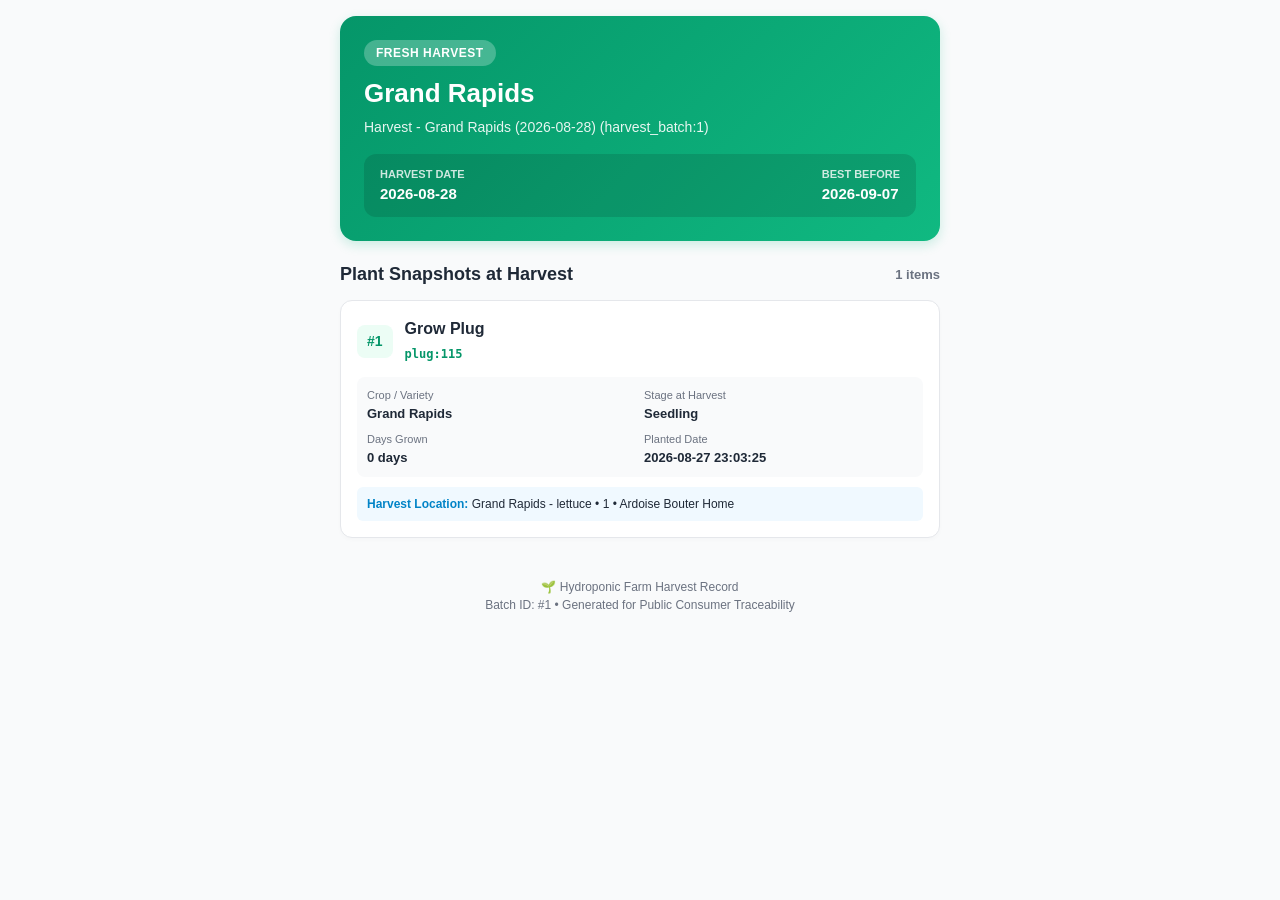
<file: hb-1-00uul90n.html>
<!DOCTYPE html>
<html lang="en">
<head>
  <meta charset="UTF-8">
  <meta name="viewport" content="width=device-width, initial-scale=1.0">
  <title>Harvest Batch Details - Grand Rapids</title>
  <style>
    :root {
      --primary: #10B981;
      --primary-dark: #059669;
      --bg: #F9FAFB;
      --card-bg: #FFFFFF;
      --text-dark: #1F2937;
      --text-muted: #6B7280;
      --border: #E5E7EB;
    }
    * { box-sizing: border-box; margin: 0; padding: 0; }
    body {
      font-family: -apple-system, BlinkMacSystemFont, "Segoe UI", Roboto, Helvetica, Arial, sans-serif;
      background-color: var(--bg);
      color: var(--text-dark);
      padding: 16px;
      line-height: 1.5;
    }
    .container {
      max-width: 600px;
      margin: 0 auto;
    }
    .header-card {
      background: linear-gradient(135deg, #059669 0%, #10B981 100%);
      color: #FFFFFF;
      border-radius: 16px;
      padding: 24px;
      box-shadow: 0 4px 12px rgba(16, 185, 129, 0.2);
      margin-bottom: 20px;
    }
    .badge {
      display: inline-block;
      background: rgba(255, 255, 255, 0.25);
      padding: 4px 12px;
      border-radius: 20px;
      font-size: 12px;
      font-weight: 700;
      letter-spacing: 0.5px;
      margin-bottom: 8px;
    }
    .crop-title { font-size: 26px; font-weight: 800; margin-bottom: 4px; }
    .batch-name { font-size: 14px; opacity: 0.9; margin-bottom: 16px; }
    .dates-row {
      display: flex;
      justify-content: space-between;
      background: rgba(0, 0, 0, 0.12);
      padding: 12px 16px;
      border-radius: 12px;
    }
    .date-item { display: flex; flex-direction: column; }
    .date-label { font-size: 11px; opacity: 0.8; text-transform: uppercase; font-weight: 600; }
    .date-val { font-size: 15px; font-weight: 700; }
    .section-title {
      font-size: 18px;
      font-weight: 700;
      color: var(--text-dark);
      margin-bottom: 12px;
      display: flex;
      align-items: center;
      justify-content: space-between;
    }
    .snapshot-card {
      background: var(--card-bg);
      border-radius: 12px;
      padding: 16px;
      margin-bottom: 12px;
      border: 1px solid var(--border);
      box-shadow: 0 2px 4px rgba(0,0,0,0.02);
    }
    .snapshot-header { display: flex; align-items: center; margin-bottom: 12px; }
    .snapshot-num {
      background: #ECFDF5;
      color: var(--primary-dark);
      font-weight: 800;
      font-size: 14px;
      padding: 6px 10px;
      border-radius: 8px;
      margin-right: 12px;
    }
    .snapshot-title h3 { font-size: 16px; font-weight: 700; color: var(--text-dark); }
    .snapshot-tag { font-size: 12px; color: var(--primary-dark); font-weight: 700; font-family: monospace; }
    .snapshot-grid {
      display: grid;
      grid-template-columns: 1fr 1fr;
      gap: 8px;
      background: #F9FAFB;
      padding: 10px;
      border-radius: 8px;
    }
    .grid-item { display: flex; flex-direction: column; }
    .grid-item .label { font-size: 11px; color: var(--text-muted); }
    .grid-item .val { font-size: 13px; font-weight: 700; color: var(--text-dark); }
    .location-box {
      margin-top: 10px;
      padding: 8px 10px;
      background: #F0F9FF;
      border-radius: 6px;
      font-size: 12px;
    }
    .loc-label { color: #0284C7; font-weight: 700; }
    .loc-val { color: var(--text-dark); }
    .footer {
      text-align: center;
      margin-top: 24px;
      padding: 16px;
      font-size: 12px;
      color: var(--text-muted);
    }
  </style>
</head>
<body>
  <div class="container">
    <div class="header-card">
      <span class="badge">FRESH HARVEST</span>
      <h1 class="crop-title">Grand Rapids</h1>
      <p class="batch-name">Harvest - Grand Rapids (2026-08-28) (harvest_batch:1)</p>
      
      <div class="dates-row">
        <div class="date-item">
          <span class="date-label">Harvest Date</span>
          <span class="date-val">2026-08-28</span>
        </div>
        <div class="date-item">
          <span class="date-label">Best Before</span>
          <span class="date-val">2026-09-07</span>
        </div>
      </div>
    </div>

    <div class="section-title">
      <span>Plant Snapshots at Harvest</span>
      <span style="font-size: 13px; color: var(--text-muted);">1 items</span>
    </div>

    
      <div class="snapshot-card">
        <div class="snapshot-header">
          <span class="snapshot-num">#1</span>
          <div class="snapshot-title">
            <h3>Grow Plug</h3>
            <span class="snapshot-tag">plug:115</span>
          </div>
        </div>
        <div class="snapshot-grid">
          <div class="grid-item">
            <span class="label">Crop / Variety</span>
            <span class="val">Grand Rapids</span>
          </div>
          <div class="grid-item">
            <span class="label">Stage at Harvest</span>
            <span class="val">Seedling</span>
          </div>
          <div class="grid-item">
            <span class="label">Days Grown</span>
            <span class="val">0 days</span>
          </div>
          <div class="grid-item">
            <span class="label">Planted Date</span>
            <span class="val">2026-08-27 23:03:25</span>
          </div>
        </div>
        
          <div class="location-box">
            <span class="loc-label">Harvest Location:</span>
            <span class="loc-val">Grand Rapids - lettuce • 1 • Ardoise Bouter Home</span>
          </div>
      </div>

    <div class="footer">
      <p>🌱 Hydroponic Farm Harvest Record</p>
      <p>Batch ID: #1 • Generated for Public Consumer Traceability</p>
    </div>
  </div>
</body>
</html>
</file>
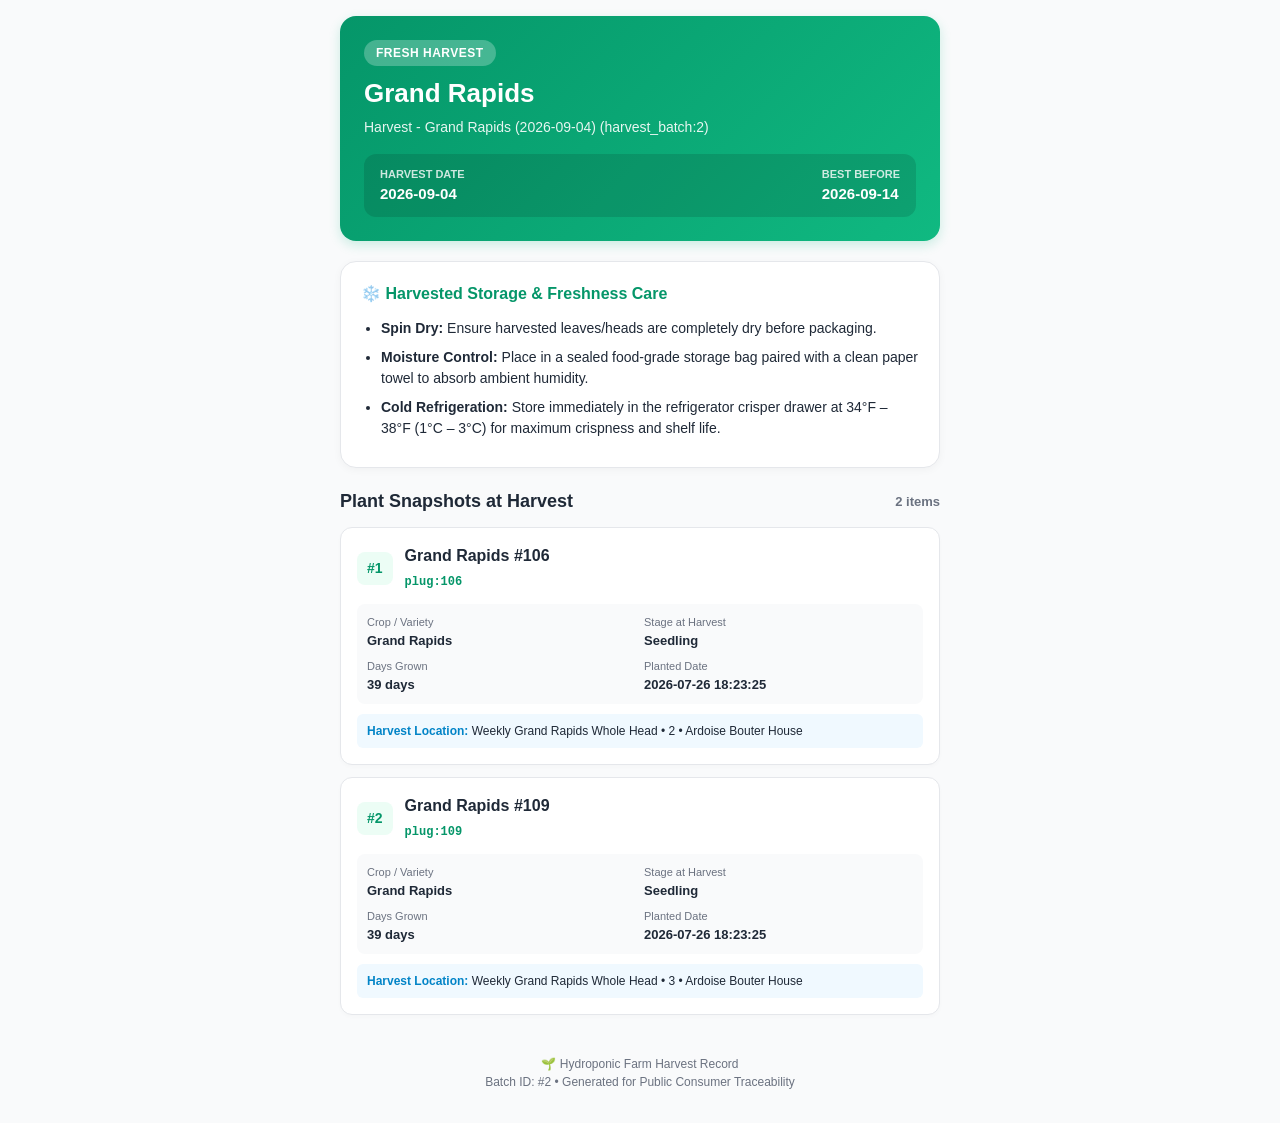
<file: hb-2-5beh747c.html>
<!DOCTYPE html>
<html lang="en">
<head>
  <meta charset="UTF-8">
  <meta name="viewport" content="width=device-width, initial-scale=1.0">
  <title>Harvest Batch Details - Grand Rapids</title>
  <style>
    :root {
      --primary: #10B981;
      --primary-dark: #059669;
      --bg: #F9FAFB;
      --card-bg: #FFFFFF;
      --text-dark: #1F2937;
      --text-muted: #6B7280;
      --border: #E5E7EB;
    }
    * { box-sizing: border-box; margin: 0; padding: 0; }
    body {
      font-family: -apple-system, BlinkMacSystemFont, "Segoe UI", Roboto, Helvetica, Arial, sans-serif;
      background-color: var(--bg);
      color: var(--text-dark);
      padding: 16px;
      line-height: 1.5;
    }
    .container {
      max-width: 600px;
      margin: 0 auto;
    }
    .header-card {
      background: linear-gradient(135deg, #059669 0%, #10B981 100%);
      color: #FFFFFF;
      border-radius: 16px;
      padding: 24px;
      box-shadow: 0 4px 12px rgba(16, 185, 129, 0.2);
      margin-bottom: 20px;
    }
    .badge {
      display: inline-block;
      background: rgba(255, 255, 255, 0.25);
      padding: 4px 12px;
      border-radius: 20px;
      font-size: 12px;
      font-weight: 700;
      letter-spacing: 0.5px;
      margin-bottom: 8px;
    }
    .crop-title { font-size: 26px; font-weight: 800; margin-bottom: 4px; }
    .batch-name { font-size: 14px; opacity: 0.9; margin-bottom: 16px; }
    .dates-row {
      display: flex;
      justify-content: space-between;
      background: rgba(0, 0, 0, 0.12);
      padding: 12px 16px;
      border-radius: 12px;
    }
    .date-item { display: flex; flex-direction: column; }
    .date-label { font-size: 11px; opacity: 0.8; text-transform: uppercase; font-weight: 600; }
    .date-val { font-size: 15px; font-weight: 700; }
    .section-title {
      font-size: 18px;
      font-weight: 700;
      color: var(--text-dark);
      margin-bottom: 12px;
      display: flex;
      align-items: center;
      justify-content: space-between;
    }
    .snapshot-card {
      background: var(--card-bg);
      border-radius: 12px;
      padding: 16px;
      margin-bottom: 12px;
      border: 1px solid var(--border);
      box-shadow: 0 2px 4px rgba(0,0,0,0.02);
    }
    .snapshot-header { display: flex; align-items: center; margin-bottom: 12px; }
    .snapshot-num {
      background: #ECFDF5;
      color: var(--primary-dark);
      font-weight: 800;
      font-size: 14px;
      padding: 6px 10px;
      border-radius: 8px;
      margin-right: 12px;
    }
    .snapshot-title h3 { font-size: 16px; font-weight: 700; color: var(--text-dark); }
    .snapshot-tag { font-size: 12px; color: var(--primary-dark); font-weight: 700; font-family: monospace; }
    .snapshot-grid {
      display: grid;
      grid-template-columns: 1fr 1fr;
      gap: 8px;
      background: #F9FAFB;
      padding: 10px;
      border-radius: 8px;
    }
    .grid-item { display: flex; flex-direction: column; }
    .grid-item .label { font-size: 11px; color: var(--text-muted); }
    .grid-item .val { font-size: 13px; font-weight: 700; color: var(--text-dark); }
    .location-box {
      margin-top: 10px;
      padding: 8px 10px;
      background: #F0F9FF;
      border-radius: 6px;
      font-size: 12px;
    }
    .loc-label { color: #0284C7; font-weight: 700; }
    .loc-val { color: var(--text-dark); }
    .product-photo-card {
      background: var(--card-bg);
      border-radius: 16px;
      padding: 12px;
      margin-bottom: 20px;
      border: 1px solid var(--border);
      text-align: center;
      box-shadow: 0 2px 8px rgba(0,0,0,0.04);
    }
    .product-photo-img {
      width: 100%;
      max-height: 360px;
      object-fit: cover;
      border-radius: 12px;
    }
    .product-photo-caption {
      display: block;
      font-size: 12px;
      font-weight: 700;
      color: var(--text-muted);
      margin-top: 8px;
    }
    .storage-card {
      background: var(--card-bg);
      border-radius: 16px;
      padding: 20px;
      margin-bottom: 20px;
      border: 1px solid var(--border);
      box-shadow: 0 2px 8px rgba(0,0,0,0.04);
    }
    .storage-title {
      font-size: 16px;
      font-weight: 700;
      color: var(--primary-dark);
      margin-bottom: 12px;
    }
    .storage-list {
      padding-left: 20px;
      margin-bottom: 8px;
    }
    .storage-list li {
      margin-bottom: 8px;
      font-size: 14px;
      color: var(--text-dark);
      line-height: 1.5;
    }
    .footer {
      text-align: center;
      margin-top: 24px;
      padding: 16px;
      font-size: 12px;
      color: var(--text-muted);
    }
  </style>
</head>
<body>
  <div class="container">
    <div class="header-card">
      <span class="badge">FRESH HARVEST</span>
      <h1 class="crop-title">Grand Rapids</h1>
      <p class="batch-name">Harvest - Grand Rapids (2026-09-04) (harvest_batch:2)</p>
      
      <div class="dates-row">
        <div class="date-item">
          <span class="date-label">Harvest Date</span>
          <span class="date-val">2026-09-04</span>
        </div>
        <div class="date-item">
          <span class="date-label">Best Before</span>
          <span class="date-val">2026-09-14</span>
        </div>
      </div>
    </div>

    

    
    <div class="storage-card">
      <h2 class="storage-title">❄️ Harvested Storage & Freshness Care</h2>
      <ul class="storage-list"><li><strong>Spin Dry:</strong> Ensure harvested leaves/heads are completely dry before packaging.</li><li><strong>Moisture Control:</strong> Place in a sealed food-grade storage bag paired with a clean paper towel to absorb ambient humidity.</li><li><strong>Cold Refrigeration:</strong> Store immediately in the refrigerator crisper drawer at 34°F – 38°F (1°C – 3°C) for maximum crispness and shelf life.</li></ul>
    </div>

    <div class="section-title">
      <span>Plant Snapshots at Harvest</span>
      <span style="font-size: 13px; color: var(--text-muted);">2 items</span>
    </div>

    
      <div class="snapshot-card">
        <div class="snapshot-header">
          <span class="snapshot-num">#1</span>
          <div class="snapshot-title">
            <h3>Grand Rapids #106</h3>
            <span class="snapshot-tag">plug:106</span>
          </div>
        </div>
        <div class="snapshot-grid">
          <div class="grid-item">
            <span class="label">Crop / Variety</span>
            <span class="val">Grand Rapids</span>
          </div>
          <div class="grid-item">
            <span class="label">Stage at Harvest</span>
            <span class="val">Seedling</span>
          </div>
          <div class="grid-item">
            <span class="label">Days Grown</span>
            <span class="val">39 days</span>
          </div>
          <div class="grid-item">
            <span class="label">Planted Date</span>
            <span class="val">2026-07-26 18:23:25</span>
          </div>
        </div>
        
          <div class="location-box">
            <span class="loc-label">Harvest Location:</span>
            <span class="loc-val">Weekly Grand Rapids Whole Head • 2 • Ardoise Bouter House</span>
          </div>
      </div>
      <div class="snapshot-card">
        <div class="snapshot-header">
          <span class="snapshot-num">#2</span>
          <div class="snapshot-title">
            <h3>Grand Rapids #109</h3>
            <span class="snapshot-tag">plug:109</span>
          </div>
        </div>
        <div class="snapshot-grid">
          <div class="grid-item">
            <span class="label">Crop / Variety</span>
            <span class="val">Grand Rapids</span>
          </div>
          <div class="grid-item">
            <span class="label">Stage at Harvest</span>
            <span class="val">Seedling</span>
          </div>
          <div class="grid-item">
            <span class="label">Days Grown</span>
            <span class="val">39 days</span>
          </div>
          <div class="grid-item">
            <span class="label">Planted Date</span>
            <span class="val">2026-07-26 18:23:25</span>
          </div>
        </div>
        
          <div class="location-box">
            <span class="loc-label">Harvest Location:</span>
            <span class="loc-val">Weekly Grand Rapids Whole Head • 3 • Ardoise Bouter House</span>
          </div>
      </div>

    <div class="footer">
      <p>🌱 Hydroponic Farm Harvest Record</p>
      <p>Batch ID: #2 • Generated for Public Consumer Traceability</p>
    </div>
  </div>
</body>
</html>
</file>
